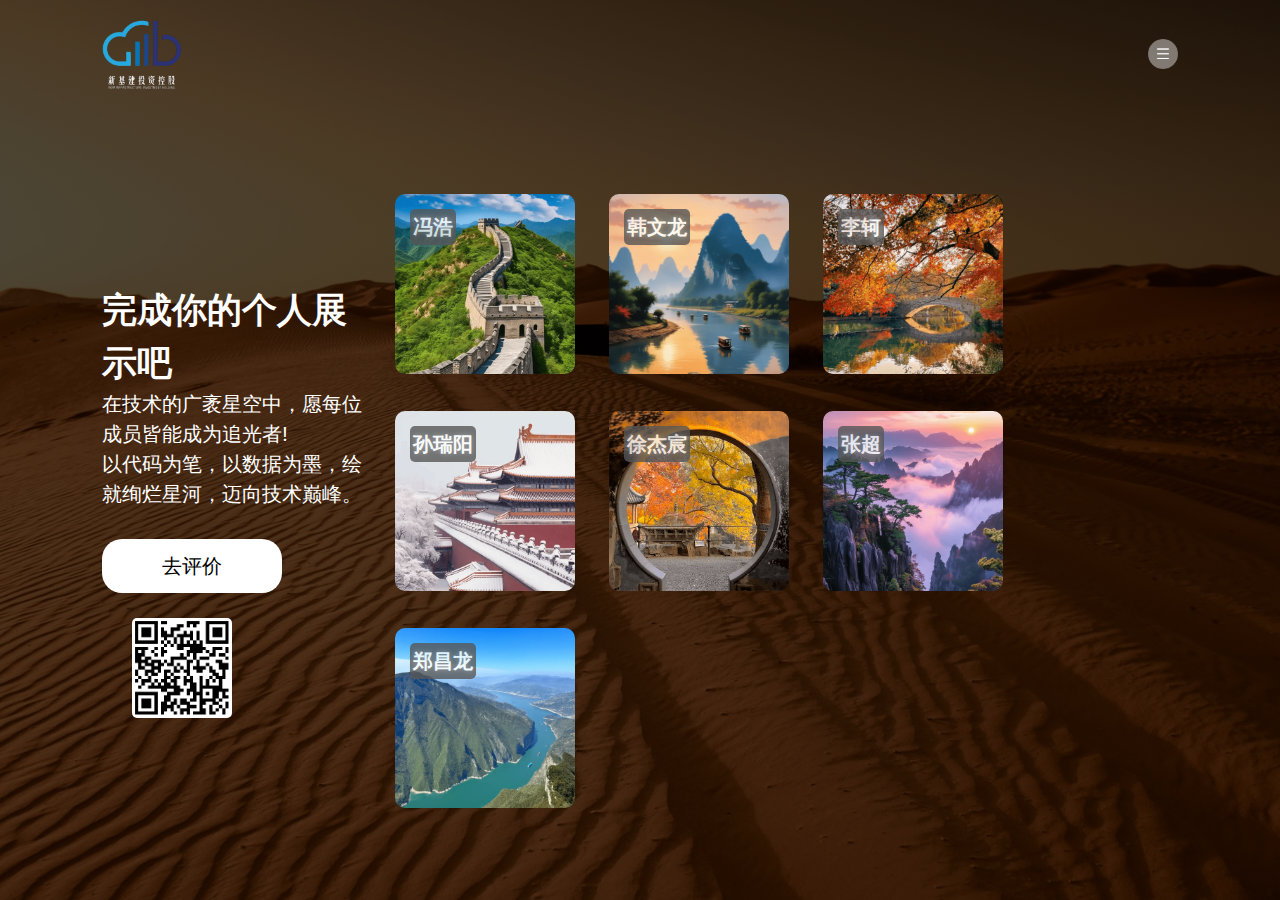
<file: team/index.html>
<!DOCTYPE html>
<html lang="en">
  <head>
    <meta charset="UTF-8" />
    <meta http-equiv="X-UA-Compatible" content="IE=edge" />
    <meta name="viewport" content="width=device-width, initial-scale=1.0" />
    <link rel="stylesheet" href="./style.css" />
    <title>运维部个人简介网页展示</title>
  </head>
  <body>
    <div class="container">
      <div class="navbar">
        <img src="img/xjj.png" class="logo" />
        <nav>
          <ul>
            <!-- <li><a href="../myinfo.html">HOME</a></li>
            <li><a href="#">REGION</a></li>
            <li><a href="#">ABOUT</a></li> -->
          </ul>
        </nav>
        <img src="img/menu.png" class="menu-icon" />
      </div>
      <div class="row">
        <div class="col1">
          <h1>完成你的个人展示吧</h1>
          <p>
            在技术的广袤星空中，愿每位成员皆能成为追光者!<br />以代码为笔，以数据为墨，绘就绚烂星河，迈向技术巅峰。
          </p>
          <button type="button" class="rateBtn" onclick="window.open('https://ktub1m.aliwork.com/s/test_web1')">去评价</button>
          <br/>
          <br/>
          <img src="img/qrcode.png" width="100px" height="100px" style="margin-left: 30px; border-radius: 5px;"/>
        </div>
        
        <div>
        <div class="col">
          <div class="card1 card" onclick="window.open('../fh/index.html','_self')">
            <h5>冯浩</h5>
          </div>
          <div class="card2 card" onclick="window.open('../hwl/index.html','_self')">
            <h5>韩文龙</h5>
          </div>
          <div class="card3 card" onclick="window.open('../lk/personalProfile.html','_self')">
            <h5>李轲</h5>
          </div>
          <div class="card4 card" onclick="window.open('../sry/sry.html','_self')">
            <h5>孙瑞阳</h5>
          </div>
          <div class="card5 card" onclick="window.open('../xjc/wangye.html','_self')">
            <h5>徐杰宸</h5>
          </div>
          <div class="card6 card" onclick="window.open('../zc/zc.html','_self')">
            <h5>张超</h5>
          </div>
          <div class="card7 card" onclick="window.open('../zcl/index.html','_self')">
            <h5>郑昌龙</h5>
          </div>
        </div>
      </div>
    </div>
  </body>
</html>
</file>
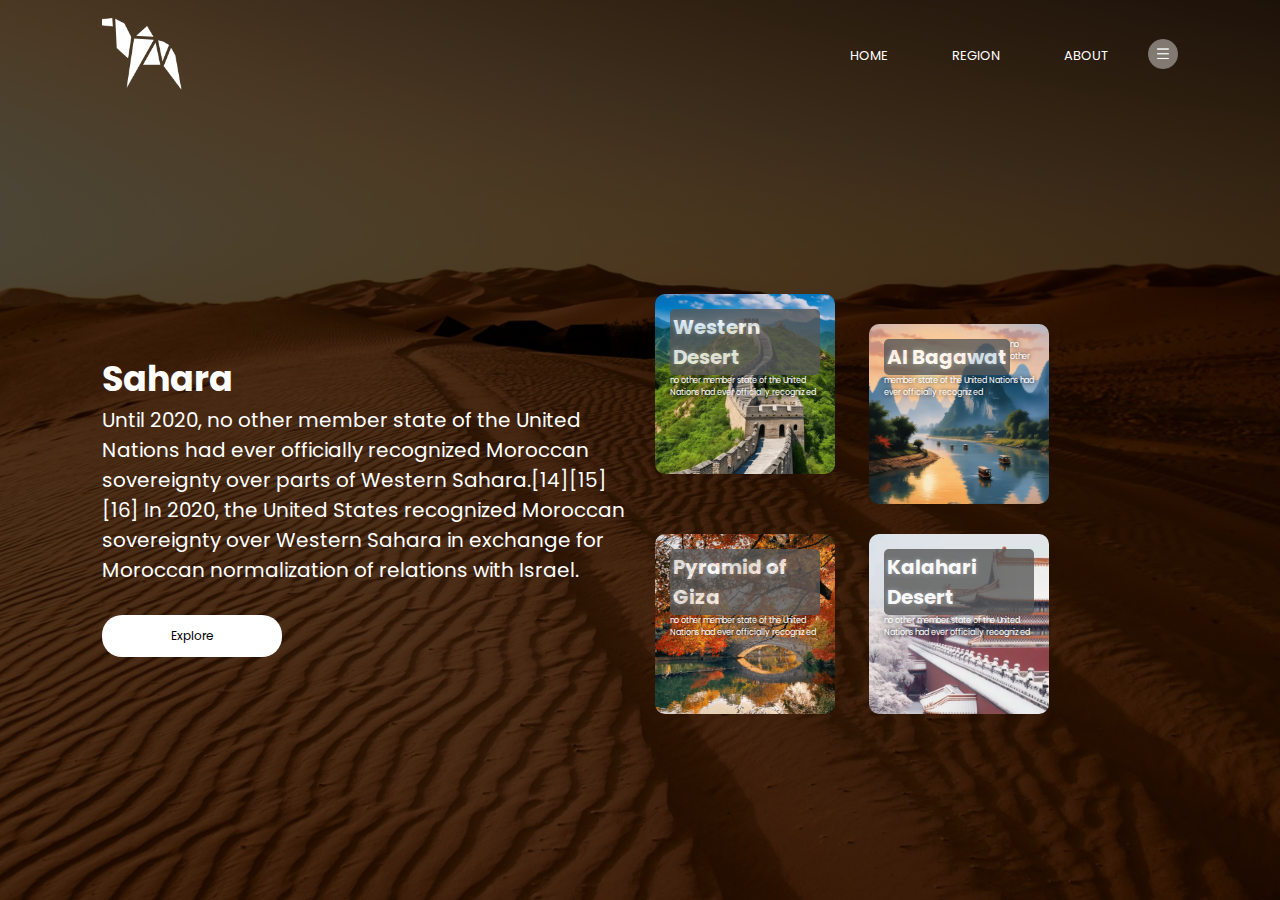
<file: travel/index.html>
<!DOCTYPE html>
<html lang="en">
  <head>
    <meta charset="UTF-8" />
    <meta http-equiv="X-UA-Compatible" content="IE=edge" />
    <meta name="viewport" content="width=device-width, initial-scale=1.0" />
    <link rel="stylesheet" href="./style.css" />
    <title>运维部个人简介网页展示</title>
  </head>
  <body>
    <div class="container">
      <div class="navbar">
        <img src="img/logo.png" class="logo" />
        <nav>
          <ul>
            <li><a href="../myinfo.html">HOME</a></li>
            <li><a href="#">REGION</a></li>
            <li><a href="#">ABOUT</a></li>
          </ul>
        </nav>
        <img src="img/menu.png" class="menu-icon" />
      </div>
      <div class="row">
        <div class="col">
          <h1>Sahara</h1>
          <p>
            Until 2020, no other member state of the United Nations had ever officially recognized Moroccan sovereignty over parts of Western Sahara.[14][15][16] In 2020, the United States recognized Moroccan sovereignty over Western Sahara in exchange for Moroccan normalization of relations with
            Israel.
          </p>
          <button type="button">Explore</button>
        </div>
        <div class="col">
          <div class="card1 card">
            <h5>Western Desert</h5>
            <p>no other member state of the United Nations had ever officially recognized</p>
          </div>
          <div class="card2 card">
            <h5>AI Bagawat</h5>
            <p>no other member state of the United Nations had ever officially recognized</p>
          </div>
          <div class="card3 card">
            <h5>Pyramid of Giza</h5>
            <p>no other member state of the United Nations had ever officially recognized</p>
          </div>
          <div class="card4 card">
            <h5>Kalahari Desert</h5>
            <p>no other member state of the United Nations had ever officially recognized</p>
          </div>

        </div>
      </div>
    </div>
  </body>
</html>
</file>
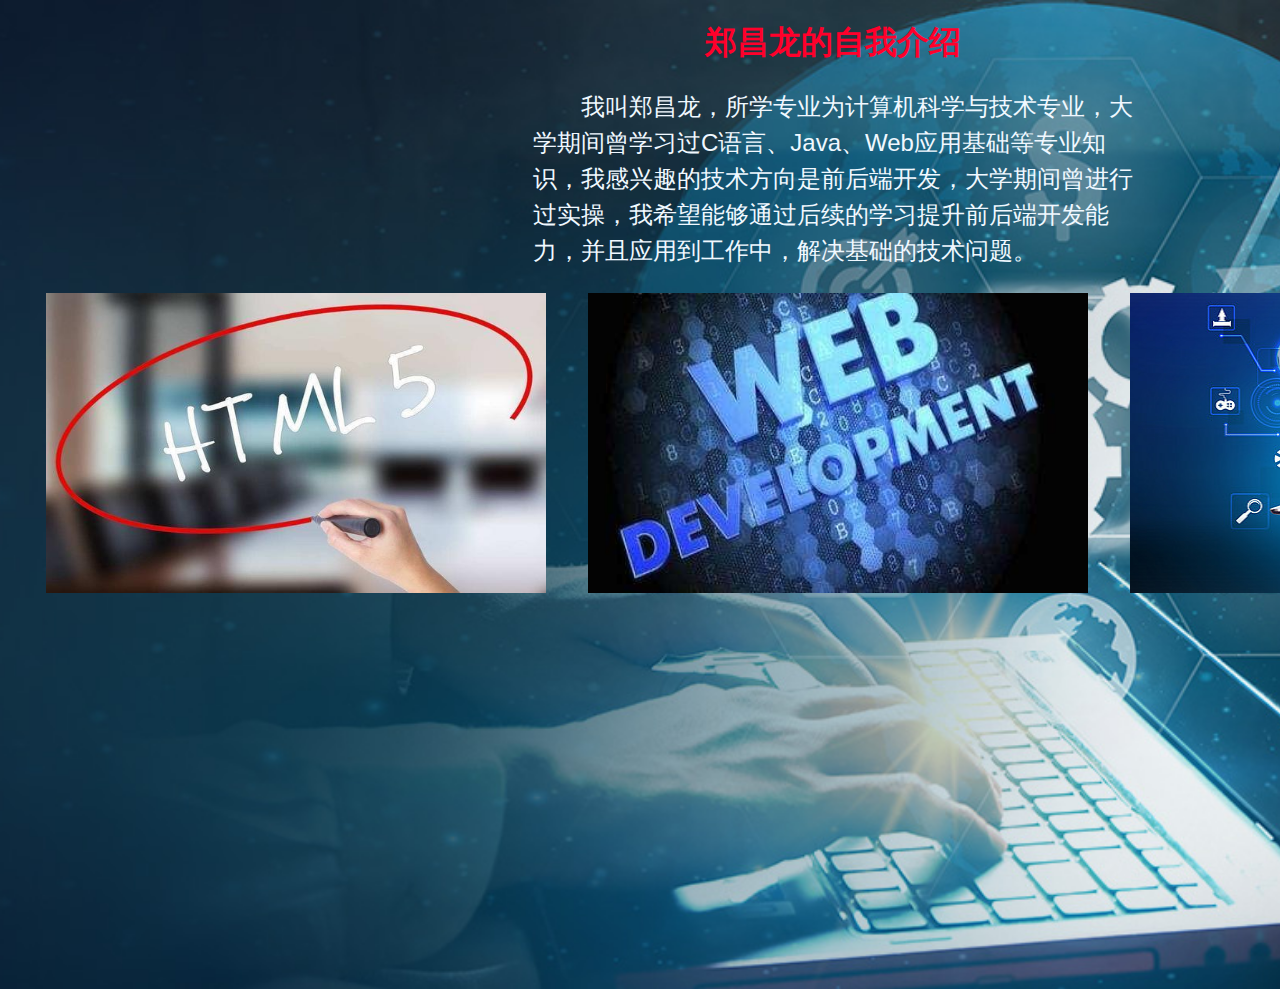
<file: zcl/index.html>
<!DOCTYPE html>
<html lang="en">
<head>
    <head>
        <meta charset="UTF-8">
        <title>郑昌龙的自我介绍</title>
        <link rel="stylesheet" href="styles.css">
 
    </head>
</head>
<body>
    <h1>郑昌龙的自我介绍</h1>
    <div>
    <p>我叫郑昌龙，所学专业为计算机科学与技术专业，大学期间曾学习过C语言、Java、Web应用基础等专业知识，我感兴趣的技术方向是前后端开发，大学期间曾进行过实操，我希望能够通过后续的学习提升前后端开发能力，并且应用到工作中，解决基础的技术问题。</p>
    </div>
    <img src="images/img1.png" width="500" height="300">  
    <img src="images/img2.jpg" width="500" height="300"> 
    <img src="images/img3.jpg" width="500" height="300"> 
</body>
</html>
</file>
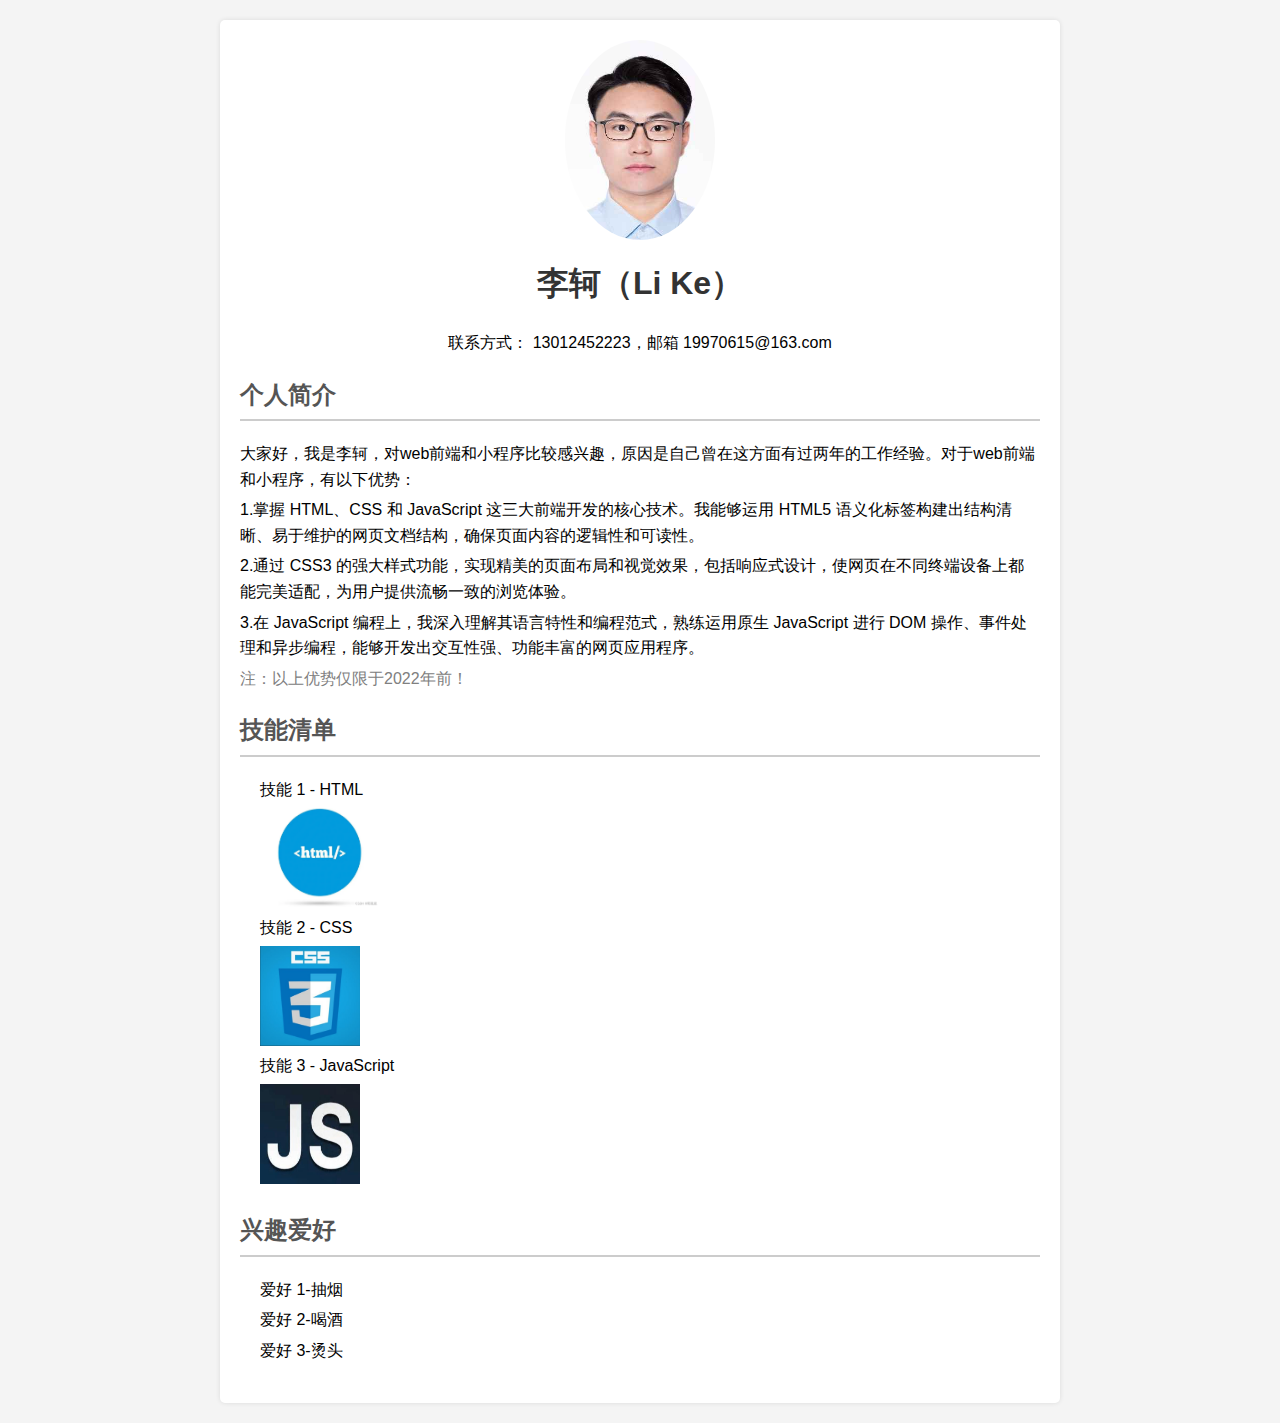
<file: lk/personalProfile.html>
<!DOCTYPE html>
<html lang="en">

<head>
  <meta charset="UTF-8">
  <meta name="viewport" content="width=device-width, initial-scale=1.0">
  <title>李轲自我简介11</title>
  <style>
    /* 整体页面布局 */
    body {
      font-family: Arial, sans-serif;
      line-height: 1.6;
      background-color: #f4f4f4;
      margin: 0;
      padding: 0;
    }

   .resume-container {
      width: 80%;
      max-width: 800px;
      margin: 20px auto;
      background-color: #fff;
      box-shadow: 0 0 5px rgba(0, 0, 0, 0.1);
      padding: 20px;
      border-radius: 5px;
    }

    /* 头部（个人信息和照片） */
   .header {
      text-align: center;
      margin-bottom: 20px;
    }

   .profile-pic {
      width: 150px;
      height: 200px;
      border-radius: 50%;
      object-fit: cover;
      margin-bottom: 10px;
    }

    h1 {
      margin-top: 0;
      color: #333;
    }

    h2 {
      color: #555;
    }

    /* 各部分内容 */
   .section {
      margin-bottom: 20px;
    }

   .section h2 {
      border-bottom: 2px solid #ccc;
      padding-bottom: 5px;
    }

   .section p {
      margin: 5px 0;
    }

   .section ul {
      padding-left: 20px;
      list-style-type: none;
    }

   .section ul li {
      margin-bottom: 5px;
    }

    /* 联系信息样式 */
   .contact-info {
      margin-top: 10px;
    }

   .contact-info p {
      margin: 2px 0;
    }
  </style>
</head>

<body>
  <div class="resume-container">
    <!-- 头部 -->
    <div class="header">
      <img class="profile-pic" src="myphoto.jpg" alt="个人照片">
      <h1>李轲（Li Ke）</h1>
      <p>联系方式： 13012452223，邮箱 19970615@163.com</p>
    </div>

    <!-- 个人简介 -->
    <div class="section">
      <h2>个人简介</h2>
      <p>大家好，我是李轲，对web前端和小程序比较感兴趣，原因是自己曾在这方面有过两年的工作经验。对于web前端和小程序，有以下优势：</p>
      <p>1.掌握 HTML、CSS 和 JavaScript 这三大前端开发的核心技术。我能够运用 HTML5 语义化标签构建出结构清晰、易于维护的网页文档结构，确保页面内容的逻辑性和可读性。</p>
      <p>2.通过 CSS3 的强大样式功能，实现精美的页面布局和视觉效果，包括响应式设计，使网页在不同终端设备上都能完美适配，为用户提供流畅一致的浏览体验。</p>
      <p>3.在 JavaScript 编程上，我深入理解其语言特性和编程范式，熟练运用原生 JavaScript 进行 DOM 操作、事件处理和异步编程，能够开发出交互性强、功能丰富的网页应用程序。</p>
      <p style="color: gray;">注：以上优势仅限于2022年前！</p>
    </div>


    <!-- 技能清单 -->
    <div class="section">
      <h2>技能清单</h2>
      <ul>
        <li>技能 1 - HTML</li>
        <img src="HTML.png" style="width: 120px;height: 100px;" alt="">
        <li>技能 2 - CSS</li>
        <img src="CSS.png"  style="width: 100px;height: 100px;"alt="">
        <li>技能 3 - JavaScript</li>
        <img src="JS.jpg" style="width: 100px;height: 100px;" alt="">
      </ul>
    </div>


    <!-- 兴趣爱好 -->
    <div class="section">
      <h2>兴趣爱好</h2>
      <ul>
        <li>爱好 1-抽烟</li>
        <li>爱好 2-喝酒</li>
        <li>爱好 3-烫头</li>
      </ul>
    </div>
  </div>
</body>

</html>
</file>
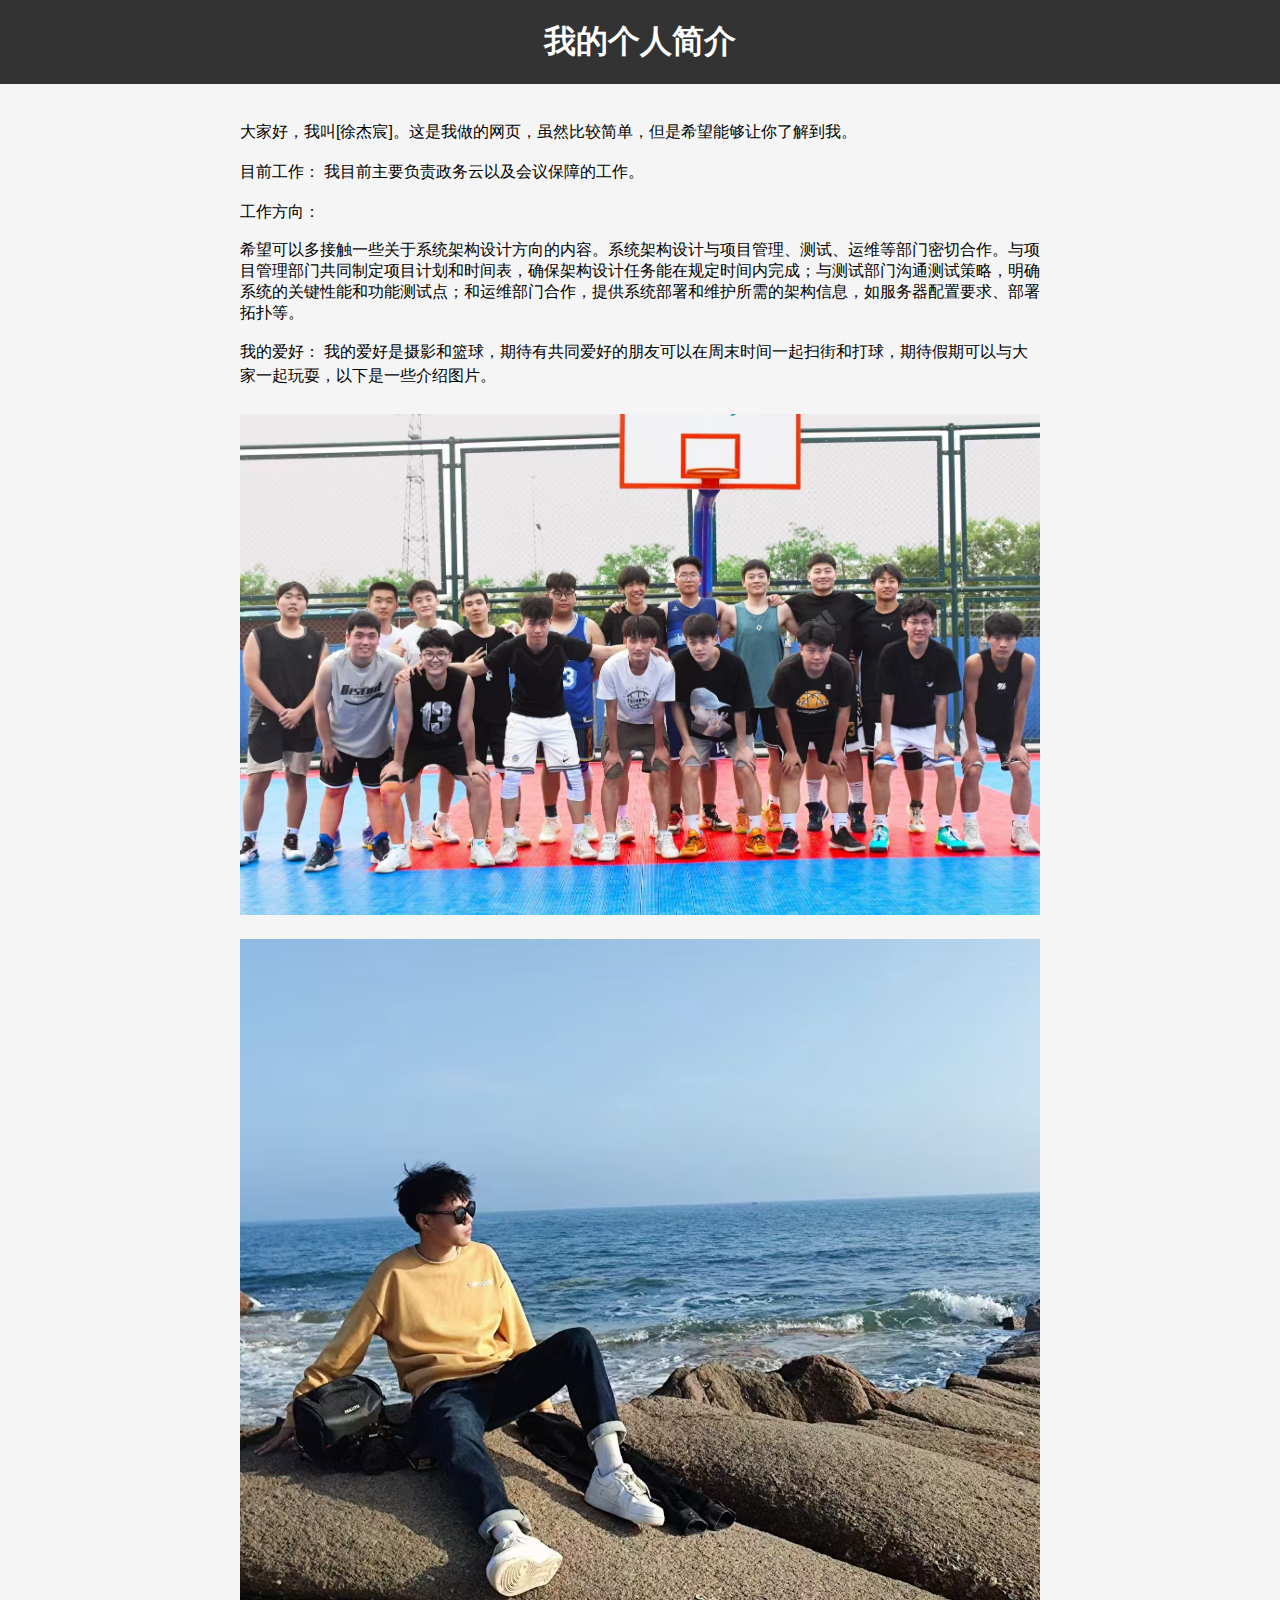
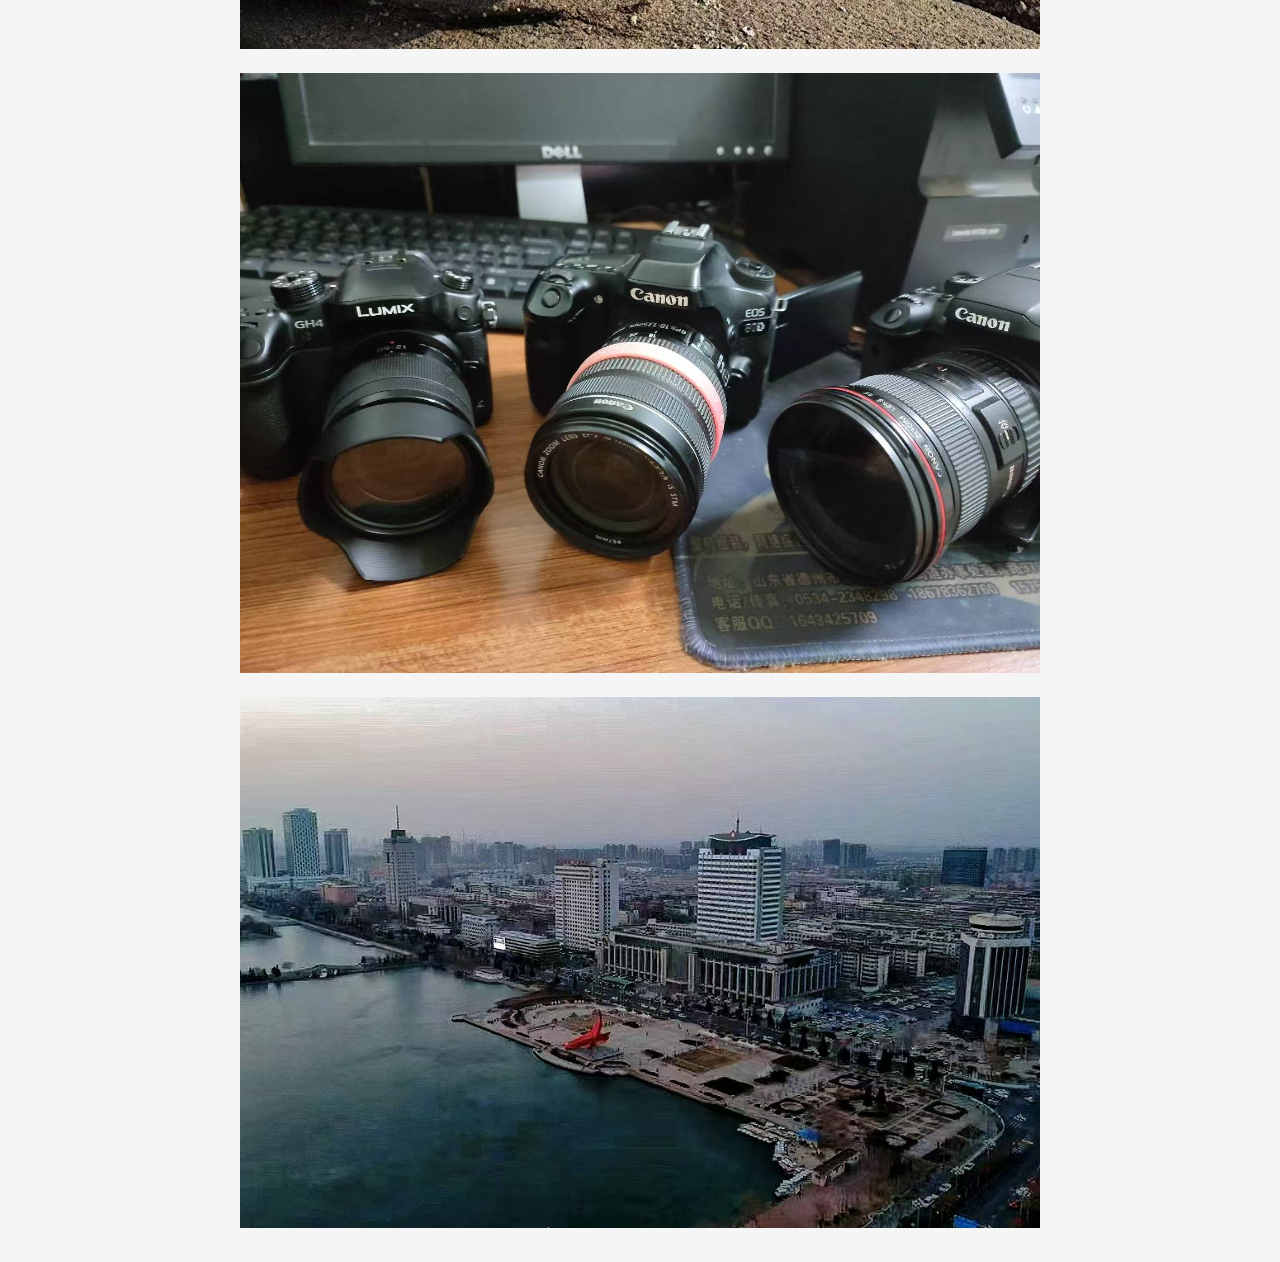
<file: xjc/wangye.html>
<!DOCTYPE html>
<html lang="en">
<head>
    <meta charset="UTF-8">
    <meta name="viewport" content="width=device-width, initial-scale=1.0">
    <title>Document</title>
</head>
<body><!DOCTYPE html>
<html lang="en">

<head>
    <meta charset="UTF-8">
    <meta name="viewport" content="width=device-width, initial-scale=1.0">
    <title>个人简介</title>
    <style>
        body {
            font-family: Arial, sans-serif;
            margin: 0;
            padding: 0;
            background-color: #f5f5f5;
        }

        header {
            background-color: #333;
            color: #fff;
            text-align: center;
            padding: 20px;
        }

       .container {
            max-width: 800px;
            margin: 0 auto;
            padding: 20px;
        }

        img {
            max-width: 100%;
            height: auto;
            margin: 10px 0;
        }

        h1 {
            margin: 0;
        }

        p {
            line-height: 1.5;
        }
    </style>
</head>

<body>
    <header>
        <h1>我的个人简介</h1>
    </header>
    <div class="container">
        <p>大家好，我叫[徐杰宸]。这是我做的网页，虽然比较简单，但是希望能够让你了解到我。</p>
        <p>目前工作：
            我目前主要负责政务云以及会议保障的工作。</p>
        <p>工作方向：</p>
            希望可以多接触一些关于系统架构设计方向的内容。系统架构设计与项目管理、测试、运维等部门密切合作。与项目管理部门共同制定项目计划和时间表，确保架构设计任务能在规定时间内完成；与测试部门沟通测试策略，明确系统的关键性能和功能测试点；和运维部门合作，提供系统部署和维护所需的架构信息，如服务器配置要求、部署拓扑等。
        <p>我的爱好：
            我的爱好是摄影和篮球，期待有共同爱好的朋友可以在周末时间一起扫街和打球，期待假期可以与大家一起玩耍，以下是一些介绍图片。</p>
        <img src="image1.jpg" alt="篮球好朋友">
        <img src="image2.jpg" alt="在海边">
        <img src="image3.jpg" alt="相机">
        <img src="image4.jpg" alt="航拍德州">
    </div>
</body>

</html>
    
</body>
</html>
</file>
<file: team/style.css>
@import url('https://fonts.googleapis.com/css2?family=Poppins:ital,wght@0,200;1,100&display=swap');
* {
  margin: 0;
  padding: 0;
  font-family: 'Poppins', sans-serif;
}
.container {
  width: 100%;
  height: 100vh;
  background-image: linear-gradient(rgba(0, 0, 0, 0.7), rgba(0, 0, 0, 0.7)), url(img/background.png);
  background-position: center;
  background-size: cover;
  padding-left: 8%;
  padding-right: 8%;
  box-sizing: border-box;
}
.navbar {
  height: 12%;
  display: flex;
  align-items: center;
}
.logo {
  width: 80px;
  cursor: pointer;
}
.menu-icon {
  width: 30px;
  cursor: pointer;
  margin-left: 40px;
}
nav {
  flex: 1;
  text-align: right;
}
nav ul li {
  list-style: none;
  display: inline-block;
  margin-left: 60px;
}
nav ul li a {
  text-decoration: none;
  color: #fff;
  font-size: 13px;
}
.row {
  display: flex;
  height: 88%;
  align-items: center;
}
.col {
  flex-basis:75%;
  /* padding-left:200px; */
}
h1 {
  color: #fff;
  font-size: 35px;
}
.rateBtn {
  color: #000;
  font-size: 20px;
  display: inline-block;
}
p {
  color: #fff;
  font-size: 20px;

  /* line-height: 15px; */
}
button {
  width: 180px;
  color: #000;
  font-size: 12px;
  padding: 12px 0;
  background: #fff;
  border: 0;
  border-radius: 20px;
  outline: none;
  margin-top: 30px;
  cursor: pointer;
}
.card{
  width: 180px;
  height: 180px;
  display: inline-block;
  border-radius: 10px;
  padding: 15px 15px;
  box-sizing: border-box;
  cursor:pointer;
  margin: 15px 15px;
  background-position: center;
  background-size: cover;
  transition: transform 0.5s;
}
 .card1{
  background-image: url(img/640.png);
 }
 .card2{
  background-image: url(img/641.png);
 }
 .card3{
  background-image: url(img/642.png);
 }
 .card4{
  background-image: url(img/643.png);
 }
 .card5{
  background-image: url(img/644.png);
 }
 .card6{
  background-image: url(img/645.png);
 }
 .card7{
  background-image: url(img/646.png);
 }
 .card:hover{
   transform: translateY(-10px);
 }
 h5{
   color: #fff;
   text-shadow: 0 0 5px #999;
   color: rgb(255, 255, 255); /* 设置文字颜色为黑色 */
   opacity: 0.8; /* 设置文字透明度为50% */
   font-size: 20px;
   background-color: #575757;
   float:left;
   padding: 3px;
   border-radius: 5px;
 }
 .card p{
   text-shadow:  0 0 5px #000;
   font-size: 8px;
 }
 #qrCode {
  display: none;
  position: absolute;
  /* 根据实际情况调整位置 */
  left: 100px;
  top: 50px;
}

/* 鼠标悬停在这个元素上时显示二维码图片 */
#hoverText:hover + #qrCode {
  display: block;
}
</file>
<file: travel/style.css>
@import url('https://fonts.googleapis.com/css2?family=Poppins:ital,wght@0,200;1,100&display=swap');
* {
  margin: 0;
  padding: 0;
  font-family: 'Poppins', sans-serif;
}
.container {
  width: 100%;
  height: 100vh;
  background-image: linear-gradient(rgba(0, 0, 0, 0.7), rgba(0, 0, 0, 0.7)), url(img/background.png);
  background-position: center;
  background-size: cover;
  padding-left: 8%;
  padding-right: 8%;
  box-sizing: border-box;
}
.navbar {
  height: 12%;
  display: flex;
  align-items: center;
}
.logo {
  width: 80px;
  cursor: pointer;
}
.menu-icon {
  width: 30px;
  cursor: pointer;
  margin-left: 40px;
}
nav {
  flex: 1;
  text-align: right;
}
nav ul li {
  list-style: none;
  display: inline-block;
  margin-left: 60px;
}
nav ul li a {
  text-decoration: none;
  color: #fff;
  font-size: 13px;
}
.row {
  display: flex;
  height: 88%;
  align-items: center;
}
.col {
  flex-basis:70%;
  /* padding-left:200px; */
}
h1 {
  color: #fff;
  font-size: 35px;
}
.rateBtn {
  color: #000;
  font-size: 20px;
}
p {
  color: #fff;
  font-size: 20px;

  /* line-height: 15px; */
}
button {
  width: 180px;
  color: #000;
  font-size: 12px;
  padding: 12px 0;
  background: #fff;
  border: 0;
  border-radius: 20px;
  outline: none;
  margin-top: 30px;
  cursor: pointer;
}
.card{
  width: 180px;
  height: 180px;
  display: inline-block;
  border-radius: 10px;
  padding: 15px 15px;
  box-sizing: border-box;
  cursor:pointer;
  margin: 15px 15px;
  background-position: center;
  background-size: cover;
  transition: transform 0.5s;
}
 .card1{
  background-image: url(img/640.png);
 }
 .card2{
  background-image: url(img/641.png);
 }
 .card3{
  background-image: url(img/642.png);
 }
 .card4{
  background-image: url(img/643.png);
 }
 .card5{
  background-image: url(img/644.png);
 }
 .card6{
  background-image: url(img/645.png);
 }
 .card7{
  background-image: url(img/646.png);
 }
 .card:hover{
   transform: translateY(-10px);
 }
 h5{
   color: #fff;
   text-shadow: 0 0 5px #999;
   color: rgb(255, 255, 255); /* 设置文字颜色为黑色 */
   opacity: 0.8; /* 设置文字透明度为50% */
   font-size: 20px;
   background-color: #575757;
   float:left;
   padding: 3px;
   border-radius: 5px;
 }
 .card p{
   text-shadow:  0 0 5px #000;
   font-size: 8px;
 }
</file>
<file: zcl/styles.css>
body {
    background-image: url("images/bg.jpg");
    background-repeat: no-repeat;
    background-position: center center;
    background-size: cover;
    -webkit-background-size: cover;
    -moz-background-size: cover;
    background-size: cover;
    width: 1650px;
    height: 960px;

}
h1 {
    color: rgb(255, 0, 43);
    text-align:center;
}
div{
    width: 600px;
    margin: 0 auto;
}
p {
    font-size: 24px;
    text-indent: 2em;
    color:aliceblue;
    font-family: Arial, sans-serif;
    line-height: 1.5;
}
img{
    margin-left: 38px;
}
</file>
